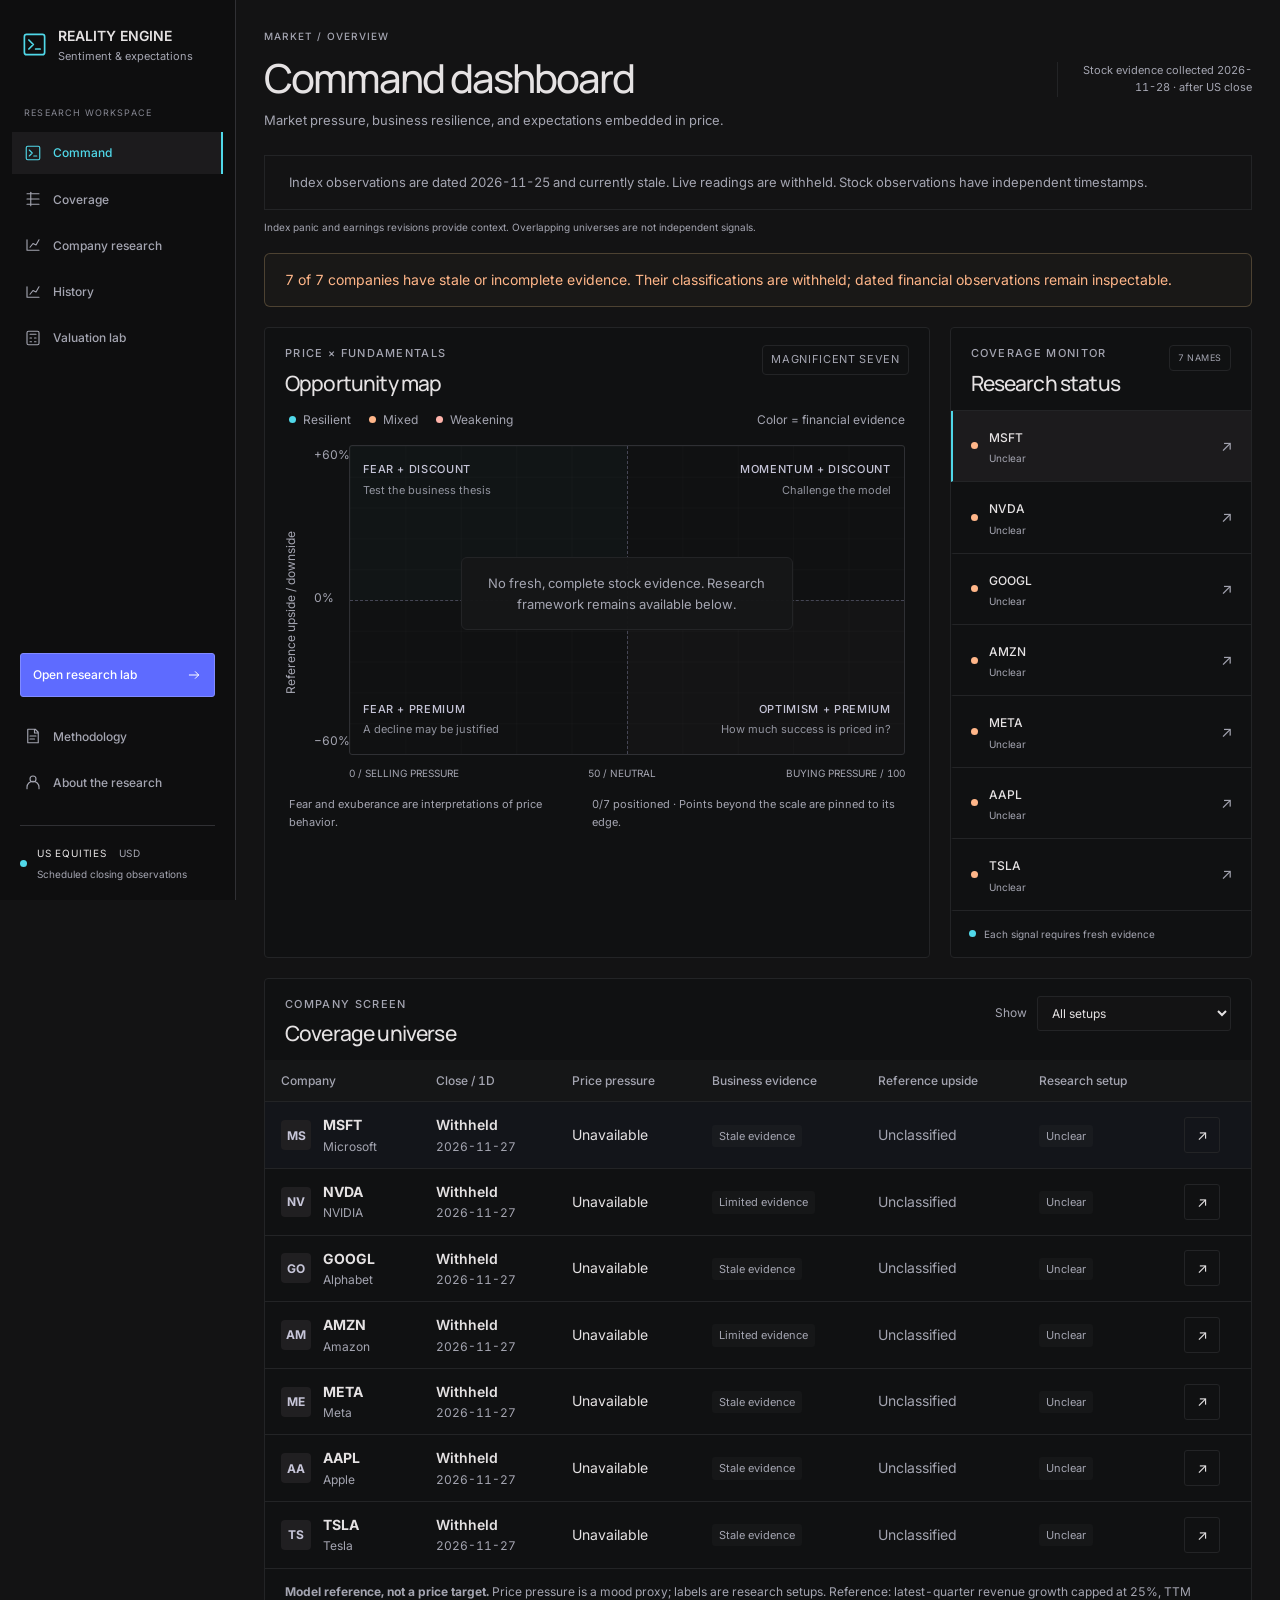
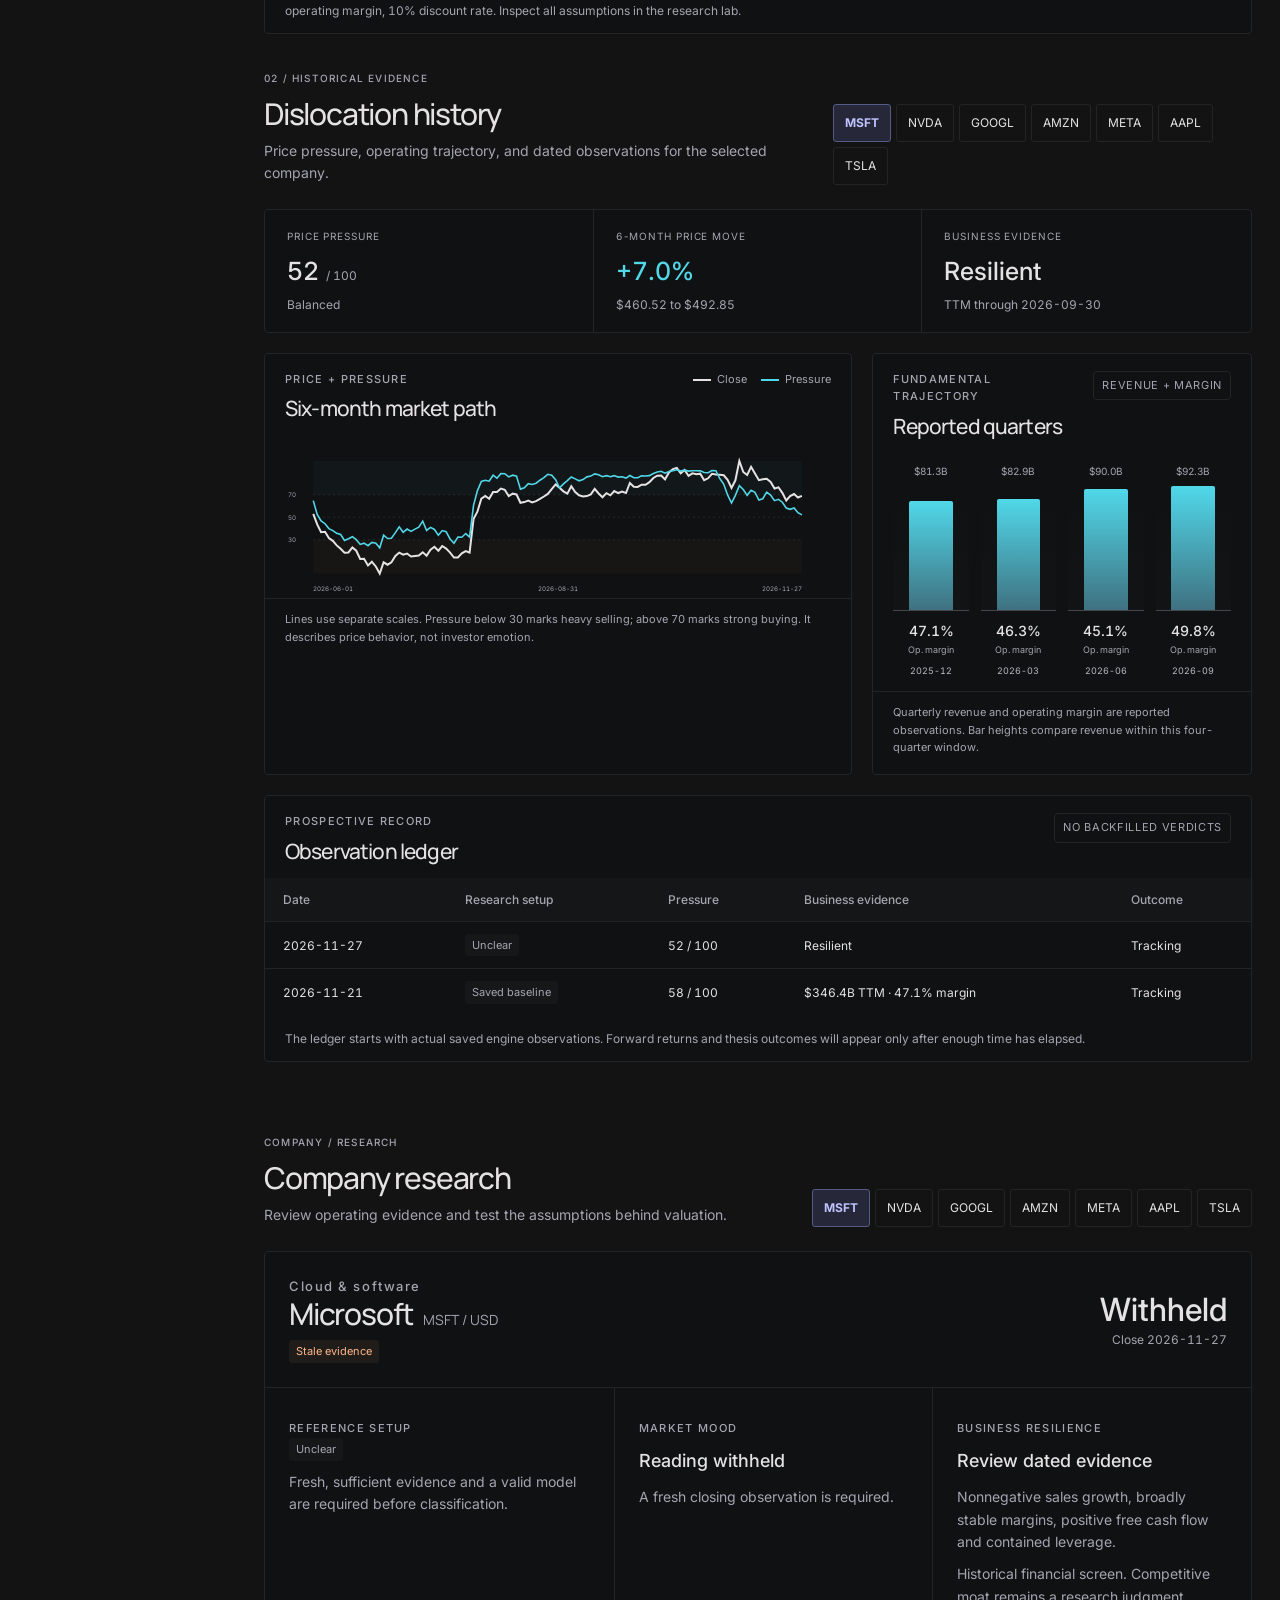
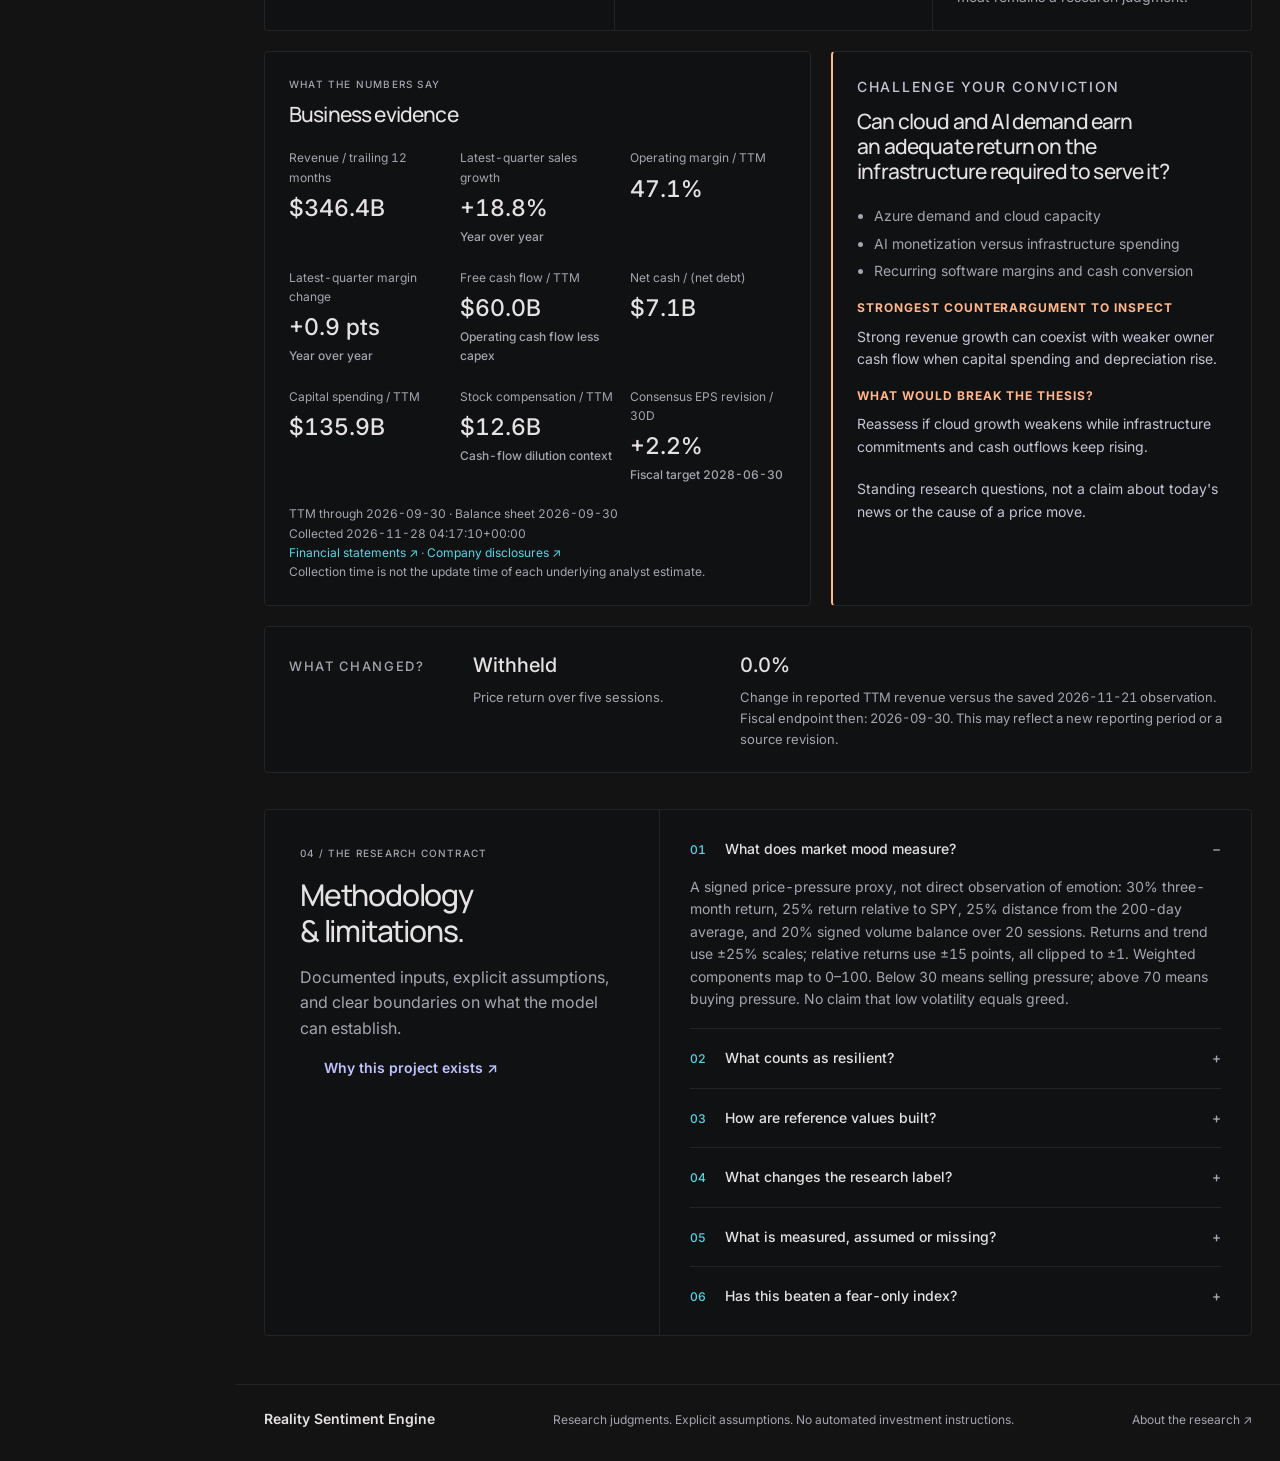
<file: index.html>
<!doctype html>
<html lang="en"><head>
<meta charset="utf-8"><meta name="viewport" content="width=device-width, initial-scale=1">
<meta name="description" content="Compare market pressure, business resilience and priced expectations. Transparent research for investing through uncertainty."><meta name="theme-color" content="#131314">
<title>Reality Sentiment Engine | Expectations Dashboard</title>
<link rel="icon" href="assets/favicon.svg" type="image/svg+xml"><link rel="preconnect" href="https://fonts.googleapis.com"><link rel="preconnect" href="https://fonts.gstatic.com" crossorigin><link href="https://fonts.googleapis.com/css2?family=Inter:wght@400;500;600&amp;family=Manrope:wght@400;500;600;700&amp;display=swap" rel="stylesheet"><link rel="stylesheet" href="styles.css"><script src="model.js" defer></script><script src="app.js" defer></script>
</head><body>
<a class="skip" href="#main">Skip to dashboard</a>
<header class="site-header">
  <a class="brand" href="./"><span class="brand-mark" aria-hidden="true"><svg viewBox="0 0 24 24" aria-hidden="true" fill="none" stroke="currentColor" stroke-width="1.5" stroke-linecap="round" stroke-linejoin="round"><rect x="3" y="3" width="18" height="18" rx="2"/><path d="m7 8 4 4-4 4m6 0h4"/></svg></span><span>REALITY ENGINE<span class="brand-sub">Sentiment &amp; expectations</span></span></a>
  <div class="workspace-label">RESEARCH WORKSPACE</div>
  <nav aria-label="Main navigation"><a href="#overview" class="active" aria-current="location"><svg viewBox="0 0 24 24" aria-hidden="true" fill="none" stroke="currentColor" stroke-width="1.5" stroke-linecap="round" stroke-linejoin="round"><rect x="3" y="3" width="18" height="18" rx="2"/><path d="m7 8 4 4-4 4m6 0h4"/></svg><span>Command</span></a><a href="#watchlist"><svg viewBox="0 0 24 24" aria-hidden="true" fill="none" stroke="currentColor" stroke-width="1.5" stroke-linecap="round" stroke-linejoin="round"><path d="M4 5h16M4 12h16M4 19h16"/><path d="M9 3v18"/></svg><span>Coverage</span></a><a href="#research"><svg viewBox="0 0 24 24" aria-hidden="true" fill="none" stroke="currentColor" stroke-width="1.5" stroke-linecap="round" stroke-linejoin="round"><path d="M4 19V5m0 14h16M8 15l4-5 4 2 4-7"/></svg><span>Company research</span></a><a href="#history"><svg viewBox="0 0 24 24" aria-hidden="true" fill="none" stroke="currentColor" stroke-width="1.5" stroke-linecap="round" stroke-linejoin="round"><path d="M4 19V5m0 14h16M8 15l4-5 4 2 4-7"/></svg><span>History</span></a><a href="#lab"><svg viewBox="0 0 24 24" aria-hidden="true" fill="none" stroke="currentColor" stroke-width="1.5" stroke-linecap="round" stroke-linejoin="round"><rect x="4" y="3" width="16" height="18" rx="2"/><path d="M8 7h8M8 12h2m4 0h2M8 17h2m4 0h2"/></svg><span>Valuation lab</span></a></nav>
  <div class="sidebar-bottom"><a class="primary-link" href="#research">Open research lab <svg viewBox="0 0 24 24" aria-hidden="true" fill="none" stroke="currentColor" stroke-width="1.5" stroke-linecap="round" stroke-linejoin="round"><path d="M5 12h14m-5-5 5 5-5 5"/></svg></a>
    <nav aria-label="Resources"><a href="#methodology"><svg viewBox="0 0 24 24" aria-hidden="true" fill="none" stroke="currentColor" stroke-width="1.5" stroke-linecap="round" stroke-linejoin="round"><path d="M5 3h10l4 4v14H5zM14 3v5h5M8 12h8M8 16h6"/></svg><span>Methodology</span></a><a href="about.html"><svg viewBox="0 0 24 24" aria-hidden="true" fill="none" stroke="currentColor" stroke-width="1.5" stroke-linecap="round" stroke-linejoin="round"><circle cx="12" cy="8" r="4"/><path d="M4 21v-2a8 8 0 0 1 16 0v2"/></svg><span>About the research</span></a></nav>
    <div class="edition"><span class="dot cyan"></span><span>US EQUITIES <b>USD</b><small>Scheduled closing observations</small></span></div>
  </div>
</header>
<main id="main">
<section id="overview"><div class="page-heading"><div><p class="eyebrow">MARKET / OVERVIEW</p><h1>Command dashboard</h1><p>Market pressure, business resilience, and expectations embedded in price.</p></div><div class="publication"><span id="publication">Scheduled closing observations</span></div></div>
<section class="context-strip" aria-label="Market context"><div id="market-context"><p class="context-empty">Loading published index observations.</p></div><p class="context-note">Index panic and earnings revisions provide context. Overlapping universes are not independent signals.</p></section>
<div id="load-status" role="status"></div>
<div class="overview-grid"><section class="panel map-panel" aria-labelledby="map-title"><div class="panel-heading"><div><p class="eyebrow">PRICE × FUNDAMENTALS</p><h2 id="map-title">Opportunity map</h2></div><span class="tag">MAGNIFICENT SEVEN</span></div><div class="map-legend"><span><i class="dot green"></i>Resilient</span><span><i class="dot amber"></i>Mixed</span><span><i class="dot red"></i>Weakening</span><span class="legend-note">Color = financial evidence</span></div>
<div class="map-layout"><div class="vertical-axis">Reference upside / downside</div><div class="map-inner"><div class="map-y-ticks" aria-hidden="true"><span>+60%</span><span>0%</span><span>−60%</span></div><div class="opportunity-map" role="group" aria-label="Stocks by price pressure and reference valuation. Select a stock to open its research."><div class="map-zone zone-tl"><strong>FEAR + DISCOUNT</strong><span>Test the business thesis</span></div><div class="map-zone zone-tr"><strong>MOMENTUM + DISCOUNT</strong><span>Challenge the model</span></div><div class="map-zone zone-bl"><strong>FEAR + PREMIUM</strong><span>A decline may be justified</span></div><div class="map-zone zone-br"><strong>OPTIMISM + PREMIUM</strong><span>How much success is priced in?</span></div><div class="map-crosshair horizontal"></div><div class="map-crosshair vertical"></div><div id="map-points"></div></div><div class="map-x-labels"><span>0 / SELLING PRESSURE</span><span>50 / NEUTRAL</span><span>BUYING PRESSURE / 100</span></div></div></div><div class="map-foot"><span>Fear and exuberance are interpretations of price behavior.</span><span id="map-coverage">Fresh evidence required to place a stock.</span></div></section>
<aside class="signal-panel panel" aria-labelledby="signal-title"><div class="panel-heading"><div><p class="eyebrow">COVERAGE MONITOR</p><h2 id="signal-title">Research status</h2></div><span class="tag">7 NAMES</span></div><div id="signal-status"><p class="context-empty">Checking company evidence.</p></div><div class="signal-footer"><span class="dot cyan"></span>Each signal requires fresh evidence</div></aside></div>
<section id="watchlist" class="panel watchlist-panel" aria-labelledby="watchlist-title"><div class="panel-heading"><div><p class="eyebrow">COMPANY SCREEN</p><h2 id="watchlist-title">Coverage universe</h2></div><label class="filter-label">Show<select id="state-filter"><option value="all">All setups</option><option value="discount">Reference discounts</option><option value="premium">Demanding valuations</option><option value="unclear">Limited / stale evidence</option></select></label></div><div class="table-scroll"><table class="watchlist"><thead><tr><th scope="col">Company</th><th scope="col">Close / 1D</th><th scope="col">Price pressure</th><th scope="col">Business evidence</th><th scope="col">Reference upside</th><th scope="col">Research setup</th><th scope="col"><span class="sr-only">Open research</span></th></tr></thead><tbody id="watchlist-body"></tbody></table></div><p class="table-note"><strong>Model reference, not a price target.</strong> Price pressure is a mood proxy; labels are research setups. Reference: latest-quarter revenue growth capped at 25%, TTM operating margin, 10% discount rate. Inspect all assumptions in the research lab.</p></section></section>
<section id="history" class="history-section" aria-labelledby="history-title"><div class="section-heading"><div><p class="eyebrow">02 / HISTORICAL EVIDENCE</p><h2 id="history-title">Dislocation history</h2><p>Price pressure, operating trajectory, and dated observations for the selected company.</p></div><div id="history-tabs" class="stock-tabs" role="group" aria-label="Choose a company for historical evidence"></div></div><div id="history-content" aria-live="polite"></div></section>
<section id="research" class="research-section" aria-labelledby="research-title"><div class="section-heading"><div><p class="eyebrow">COMPANY / RESEARCH</p><h2 id="research-title">Company research</h2><p>Review operating evidence and test the assumptions behind valuation.</p></div><div id="stock-tabs" class="stock-tabs" role="group" aria-label="Choose a company"></div></div><div id="stock-detail" aria-live="polite"></div><div id="lab" class="lab-grid" hidden>
<section class="panel assumptions-panel" aria-labelledby="assumptions-title"><div class="panel-heading"><div><p class="eyebrow">YOUR ASSUMPTIONS</p><h3 id="assumptions-title">Scenario assumptions</h3></div><button class="quiet-button" id="reset-model">Reset</button></div><p class="small muted">Local exploration only. Controls do not alter published watchlist assumptions or your other devices.</p><div id="assumption-controls"></div><p class="input-note">Growth applies for five years. Operating margin transitions from today's level to your year-five assumption.</p></section>
<section class="panel valuation-panel" aria-labelledby="valuation-title"><div class="panel-heading"><div><p class="eyebrow">PRICED EXPECTATIONS</p><h3 id="valuation-title">Valuation sensitivity</h3></div><span class="tag" id="model-status">REFERENCE SCENARIO</span></div><div id="valuation-output" aria-live="polite"></div><details class="math-details"><summary>Inspect the cash-flow model</summary><div id="cashflow-table" class="table-scroll"></div><p>FCFF = revenue × operating margin × (1 − tax) − net reinvestment. Net reinvestment = positive revenue change ÷ sales-to-capital. Terminal cash flow uses terminal growth and year-five margin. Equity value = discounted FCFF + cash − debt, floored at zero.</p><p>Five-year model; no separate option value, acquisitions or future share issuance. Stock compensation remains an expense in operating profit. Cash and reported debt are simplified proxies. Terminal assumptions can dominate the result.</p></details></section></div></section>
<section id="methodology" class="methodology panel" aria-labelledby="method-title"><div class="method-intro"><p class="eyebrow">04 / THE RESEARCH CONTRACT</p><h2 id="method-title">Methodology<br>&amp; limitations.</h2><p>Documented inputs, explicit assumptions, and clear boundaries on what the model can establish.</p><a class="text-link" href="about.html">Why this project exists ↗</a></div><div class="method-details">
<details open><summary><span>01</span> What does market mood measure?</summary><p>A signed price-pressure proxy, not direct observation of emotion: 30% three-month return, 25% return relative to SPY, 25% distance from the 200-day average, and 20% signed volume balance over 20 sessions. Returns and trend use ±25% scales; relative returns use ±15 points, all clipped to ±1. Weighted components map to 0–100. Below 30 means selling pressure; above 70 means buying pressure. No claim that low volatility equals greed.</p></details>
<details><summary><span>02</span> What counts as resilient?</summary><p>Nonnegative latest-quarter year-over-year revenue growth, margin compression no worse than one percentage point, positive trailing free cash flow, and net debt no greater than three times operating cash flow. Sales contraction beyond 5%, margin compression beyond 3 points, nonpositive operating profit or net debt beyond four times positive operating cash flow flags weakness. Otherwise, mixed. These are unvalidated screening rules, not a moat rating. EPS revisions remain separate expectations evidence.</p></details>
<details><summary><span>03</span> How are reference values built?</summary><p>Defaults are mechanical starting assumptions: latest-quarter revenue growth clipped to 0–25%, TTM operating margin clipped to 1–65% (both rounded to half points), 10% discount rate, 3% terminal growth, 21% tax and a 2× sales-to-capital ratio. They are not independent forecasts or analyst-approved fair values. Bear: growth −5 points, margin −3 points, discount rate +2 points. Bull: growth +5 points, margin +3 points, discount rate −1 point, subject to control limits. Scenarios are not confidence intervals.</p></details>
<details><summary><span>04</span> What changes the research label?</summary><p>A discount requires price at least 20% below reference value. A premium requires price more than 15% above reference value. Fear discount candidates also require mood ≤30 and resilient financial evidence. Optimism priced in requires mood ≥70 and a premium. Other discounts, premiums, neutral and unclear states remain visible. Model value relative to price is not proof of mispricing.</p></details>
<details><summary><span>05</span> What is measured, assumed or missing?</summary><p>Prices and financial statements are sourced through Yahoo Finance. Fiscal periods, retrieval times, raw quarter values and estimate target dates are retained. Retrieved-today does not mean every estimate was updated today. No invented news or causal claim explains a selloff. Company questions are research prompts. Stale or incomplete evidence blocks classification. Weekday freshness is conservative around holidays.</p></details>
<details><summary><span>06</span> Has this beaten a fear-only index?</summary><p>No. This methodology starts prospectively with its first stock observation. Daily underlying observations are archived for later evaluation. Earlier index episodes and proxy backtests test different methodologies and cannot validate this stock framework. Evaluate all qualifying setups against fear alone and simple accumulation policies, including failures and missed opportunities.</p></details></div></section>
</main><footer><a class="brand" href="./">Reality Sentiment Engine</a><p>Research judgments. Explicit assumptions. No automated investment instructions.</p><a href="about.html">About the research ↗</a></footer><noscript><p class="noscript">Enable JavaScript for stock selection and valuation calculations. Methodology and About remain readable.</p></noscript></body></html>
</file>
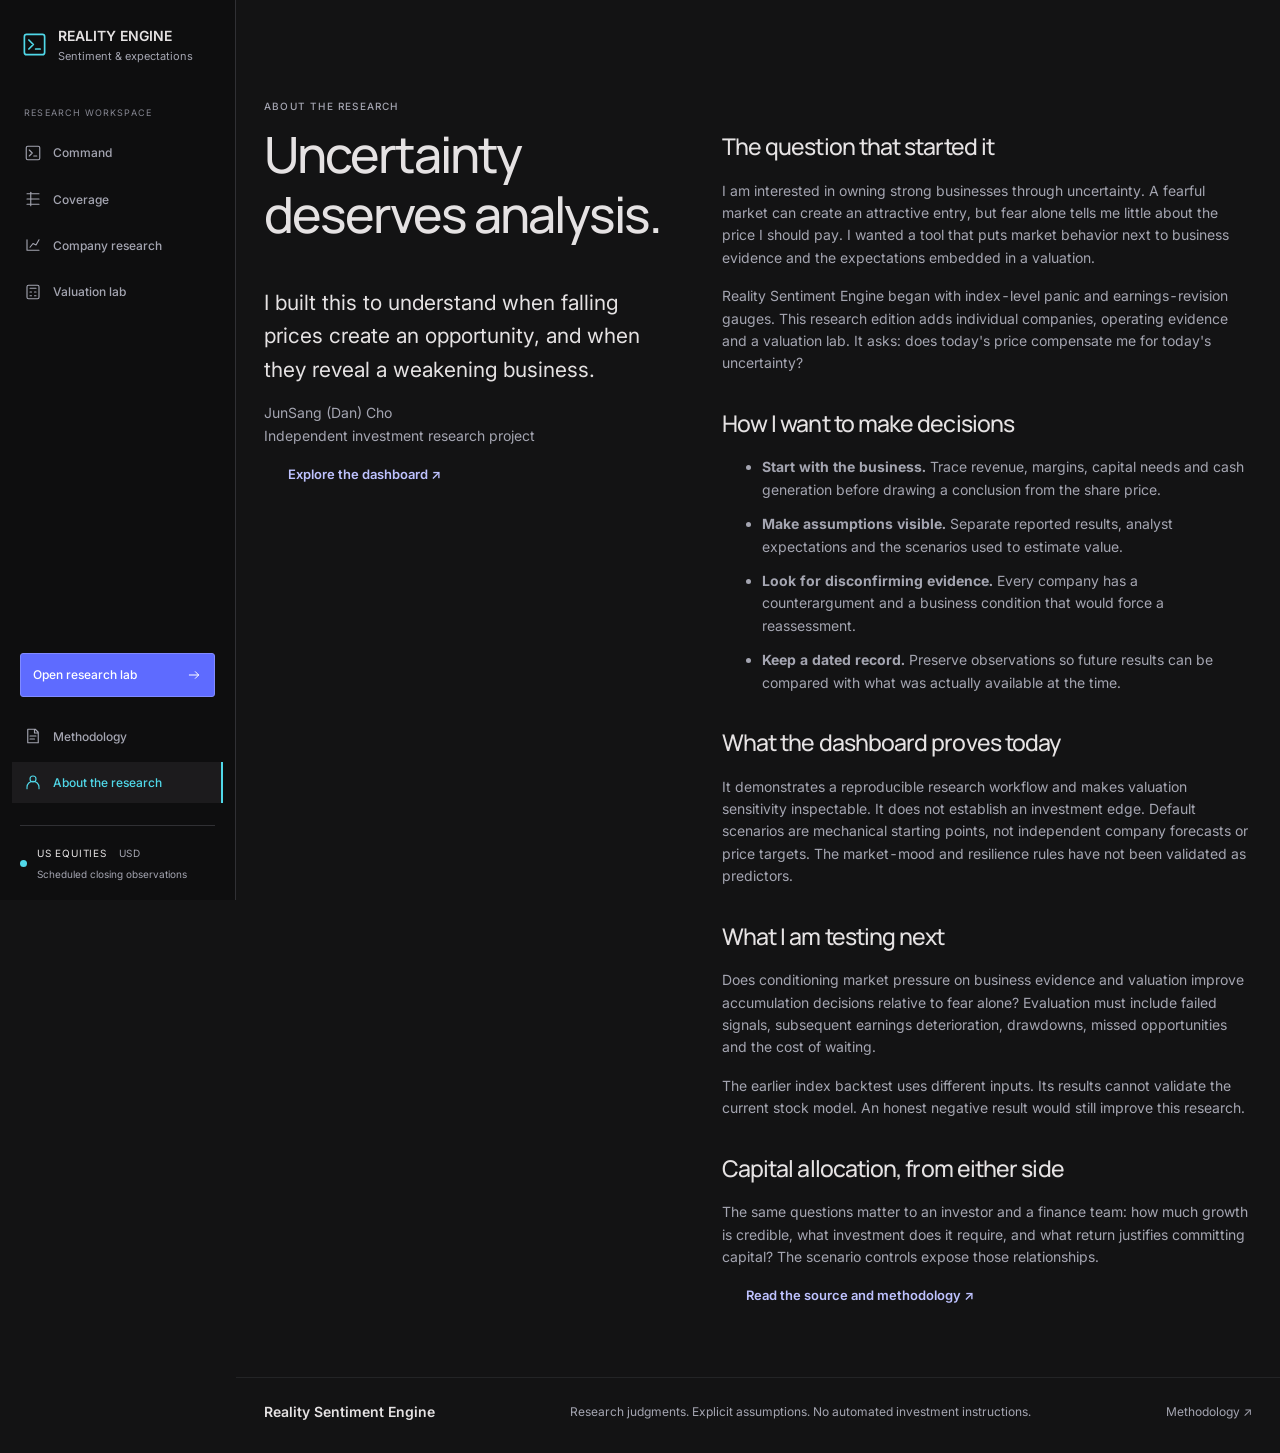
<file: about.html>
<!doctype html>
<html lang="en"><head><meta charset="utf-8"><meta name="viewport" content="width=device-width, initial-scale=1"><meta name="theme-color" content="#131314"><meta name="description" content="Why JunSang (Dan) Cho built Reality Sentiment Engine, and how the project tests investing through uncertainty."><title>About the Research | Reality Sentiment Engine</title><link rel="icon" href="assets/favicon.svg" type="image/svg+xml"><link rel="preconnect" href="https://fonts.googleapis.com"><link rel="preconnect" href="https://fonts.gstatic.com" crossorigin><link href="https://fonts.googleapis.com/css2?family=Inter:wght@400;500;600&amp;family=Manrope:wght@400;500;600;700&amp;display=swap" rel="stylesheet"><link rel="stylesheet" href="styles.css"></head><body>
<a class="skip" href="#main">Skip to content</a><header class="site-header">
  <a class="brand" href="./"><span class="brand-mark" aria-hidden="true"><svg viewBox="0 0 24 24" aria-hidden="true" fill="none" stroke="currentColor" stroke-width="1.5" stroke-linecap="round" stroke-linejoin="round"><rect x="3" y="3" width="18" height="18" rx="2"/><path d="m7 8 4 4-4 4m6 0h4"/></svg></span><span>REALITY ENGINE<span class="brand-sub">Sentiment &amp; expectations</span></span></a>
  <div class="workspace-label">RESEARCH WORKSPACE</div>
  <nav aria-label="Main navigation"><a href="./#overview"><svg viewBox="0 0 24 24" aria-hidden="true" fill="none" stroke="currentColor" stroke-width="1.5" stroke-linecap="round" stroke-linejoin="round"><rect x="3" y="3" width="18" height="18" rx="2"/><path d="m7 8 4 4-4 4m6 0h4"/></svg><span>Command</span></a><a href="./#watchlist"><svg viewBox="0 0 24 24" aria-hidden="true" fill="none" stroke="currentColor" stroke-width="1.5" stroke-linecap="round" stroke-linejoin="round"><path d="M4 5h16M4 12h16M4 19h16"/><path d="M9 3v18"/></svg><span>Coverage</span></a><a href="./#research"><svg viewBox="0 0 24 24" aria-hidden="true" fill="none" stroke="currentColor" stroke-width="1.5" stroke-linecap="round" stroke-linejoin="round"><path d="M4 19V5m0 14h16M8 15l4-5 4 2 4-7"/></svg><span>Company research</span></a><a href="./#lab"><svg viewBox="0 0 24 24" aria-hidden="true" fill="none" stroke="currentColor" stroke-width="1.5" stroke-linecap="round" stroke-linejoin="round"><rect x="4" y="3" width="16" height="18" rx="2"/><path d="M8 7h8M8 12h2m4 0h2M8 17h2m4 0h2"/></svg><span>Valuation lab</span></a></nav>
  <div class="sidebar-bottom"><a class="primary-link" href="./#research">Open research lab <svg viewBox="0 0 24 24" aria-hidden="true" fill="none" stroke="currentColor" stroke-width="1.5" stroke-linecap="round" stroke-linejoin="round"><path d="M5 12h14m-5-5 5 5-5 5"/></svg></a>
    <nav aria-label="Resources"><a href="./#methodology"><svg viewBox="0 0 24 24" aria-hidden="true" fill="none" stroke="currentColor" stroke-width="1.5" stroke-linecap="round" stroke-linejoin="round"><path d="M5 3h10l4 4v14H5zM14 3v5h5M8 12h8M8 16h6"/></svg><span>Methodology</span></a><a href="about.html" class="active" aria-current="page"><svg viewBox="0 0 24 24" aria-hidden="true" fill="none" stroke="currentColor" stroke-width="1.5" stroke-linecap="round" stroke-linejoin="round"><circle cx="12" cy="8" r="4"/><path d="M4 21v-2a8 8 0 0 1 16 0v2"/></svg><span>About the research</span></a></nav>
    <div class="edition"><span class="dot cyan"></span><span>US EQUITIES <b>USD</b><small>Scheduled closing observations</small></span></div>
  </div>
</header>
<main id="main"><article class="about-layout"><div><p class="eyebrow">ABOUT THE RESEARCH</p><h1>Uncertainty deserves analysis.</h1><p class="about-lead">I built this to understand when falling prices create an opportunity, and when they reveal a weakening business.</p><p>JunSang (Dan) Cho<br>Independent investment research project</p><a class="text-link" href="./">Explore the dashboard ↗</a></div><div><h2>The question that started it</h2><p>I am interested in owning strong businesses through uncertainty. A fearful market can create an attractive entry, but fear alone tells me little about the price I should pay. I wanted a tool that puts market behavior next to business evidence and the expectations embedded in a valuation.</p><p>Reality Sentiment Engine began with index-level panic and earnings-revision gauges. This research edition adds individual companies, operating evidence and a valuation lab. It asks: does today's price compensate me for today's uncertainty?</p><h2>How I want to make decisions</h2><ul><li><strong>Start with the business.</strong> Trace revenue, margins, capital needs and cash generation before drawing a conclusion from the share price.</li><li><strong>Make assumptions visible.</strong> Separate reported results, analyst expectations and the scenarios used to estimate value.</li><li><strong>Look for disconfirming evidence.</strong> Every company has a counterargument and a business condition that would force a reassessment.</li><li><strong>Keep a dated record.</strong> Preserve observations so future results can be compared with what was actually available at the time.</li></ul><h2>What the dashboard proves today</h2><p>It demonstrates a reproducible research workflow and makes valuation sensitivity inspectable. It does not establish an investment edge. Default scenarios are mechanical starting points, not independent company forecasts or price targets. The market-mood and resilience rules have not been validated as predictors.</p><h2>What I am testing next</h2><p>Does conditioning market pressure on business evidence and valuation improve accumulation decisions relative to fear alone? Evaluation must include failed signals, subsequent earnings deterioration, drawdowns, missed opportunities and the cost of waiting.</p><p>The earlier index backtest uses different inputs. Its results cannot validate the current stock model. An honest negative result would still improve this research.</p><h2>Capital allocation, from either side</h2><p>The same questions matter to an investor and a finance team: how much growth is credible, what investment does it require, and what return justifies committing capital? The scenario controls expose those relationships.</p><a class="text-link" href="https://github.com/jsmc0818/reality-sentiment-engine" target="_blank" rel="noopener noreferrer">Read the source and methodology ↗</a></div></article></main><footer><a class="brand" href="./">Reality Sentiment Engine</a><p>Research judgments. Explicit assumptions. No automated investment instructions.</p><a href="./#methodology">Methodology ↗</a></footer></body></html>
</file>
<file: styles.css>
/* Adapted from the selected Romer Command Dashboard in Google Stitch.
   Native CSS keeps the static research site dependency-free. See DESIGN.md. */
:root{color-scheme:dark;--bg:#131314;--surface:#101112;--line:#232426;--text:#e5e2e3;--muted:#a4a5b1;--green:#50d8e9;--cyan:#50d8e9;--amber:#ffb689;--red:#ffb4ab;--primary:#bec2ff;--accent:#7a85ff;--sidebar:236px;font-family:Inter,"Avenir Next",sans-serif;font-synthesis:none;font-variant-numeric:tabular-nums}
*{box-sizing:border-box}html{scroll-behavior:smooth;scroll-padding-top:24px}body{margin:0;background:var(--bg);color:var(--text);font-size:14px;line-height:1.6}button,input,select{font:inherit}button,a,select{touch-action:manipulation}button{cursor:pointer;color:var(--text)}a{color:inherit}a,button{transition:background .16s,color .16s,border-color .16s}button:focus-visible,a:focus-visible,input:focus-visible,select:focus-visible,summary:focus-visible{outline:2px solid var(--cyan);outline-offset:4px}button:active{transform:translateY(1px)}[hidden]{display:none!important}h1,h2,h3,p{margin-top:0}h1,h2,h3{font-family:Manrope,Inter,sans-serif;font-weight:500;line-height:1.2;letter-spacing:-.04em;text-wrap:balance}h2{font-size:25px}h3{font-size:23px}p{margin-bottom:16px}.muted{color:var(--muted)}.small{font-size:13px}.positive{color:var(--green)}.negative{color:var(--red)}.sr-only{position:absolute;width:1px;height:1px;overflow:hidden;clip:rect(0,0,0,0);white-space:nowrap}.skip{position:fixed;left:16px;top:-70px;padding:12px 20px;background:var(--cyan);color:var(--bg);z-index:100}.skip:focus{top:10px}
.site-header{position:fixed;inset:0 auto 0 0;width:var(--sidebar);display:flex;flex-direction:column;padding:26px 12px 18px;background:#0e0e0f;border-right:1px solid #303034;z-index:20;overflow-y:auto}.brand{display:flex;align-items:center;gap:10px;font-size:14px;font-weight:600;text-decoration:none;line-height:1.4;white-space:nowrap}.site-header>.brand{padding:0 8px;margin-bottom:42px}.brand-mark{display:flex;align-items:center;justify-content:center;width:28px;height:30px;color:var(--cyan)}.brand-mark svg{width:27px;height:27px}.brand-sub{display:block;font-size:11px;font-weight:400;color:var(--muted);margin-top:3px}.workspace-label{font-size:9px;letter-spacing:.13em;color:#868792;margin:0 12px 12px}.site-header nav{display:flex;flex-direction:column;gap:5px}.site-header nav a{display:flex;align-items:center;gap:11px;padding:11px 12px;color:var(--muted);text-decoration:none;font-size:12px;font-weight:500;border-right:2px solid transparent}.site-header nav svg{height:18px;width:18px;flex:none}.site-header nav a:hover{color:var(--text);background:#1c1b1d}.site-header nav a.active{background:#1c1b1d;color:var(--cyan);border-right-color:var(--cyan)}.sidebar-bottom{margin-top:auto;padding-top:35px}.primary-link{display:flex;align-items:center;justify-content:space-between;margin:0 8px 19px;padding:11px 12px;background:#5e6bff;color:#fff;text-decoration:none;border:1px solid #818bff;border-radius:3px;font-size:12px;font-weight:500}.primary-link:hover{background:#727dff}.primary-link svg{width:16px;height:16px}.edition{display:flex;align-items:center;gap:10px;margin:22px 8px 0;padding-top:19px;border-top:1px solid #303034;font-size:10px;letter-spacing:.08em;color:var(--text)}.edition b{color:var(--muted);margin-left:8px;font-weight:400}.edition small{display:block;margin-top:5px;font-size:10px;letter-spacing:0;color:var(--muted)}.cyan{background:var(--cyan)}main,footer{margin-left:var(--sidebar);padding-inline:28px;max-width:1880px}main{padding-top:28px}.page-heading{display:flex;justify-content:space-between;align-items:center;gap:24px;padding:0 0 24px}.page-heading h1{font-size:40px;letter-spacing:-.05em;margin:0 0 8px}.page-heading p:not(.eyebrow){color:var(--muted);margin:0;font-size:13px}.eyebrow{font-size:10px;font-weight:500;letter-spacing:.12em;color:var(--muted);margin:0 0 10px}.publication{font-size:11px;text-align:right;color:var(--muted);max-width:195px;padding-left:16px;border-left:1px solid var(--line)}
.context-strip{margin-bottom:18px}#market-context{display:grid;grid-template-columns:repeat(3,minmax(0,1fr));gap:20px}.context-reading{background:var(--surface);border:1px solid var(--line);border-radius:3px;padding:17px 20px;box-shadow:inset 0 1px 0 #ffffff12}.context-name{display:flex;justify-content:space-between;align-items:center;gap:8px;font-size:11px;font-weight:500;letter-spacing:.025em}.context-name>span{font-size:10px;color:var(--muted);font-weight:400;letter-spacing:0}.context-metrics{display:grid;grid-template-columns:1fr 1fr;gap:20px;margin-top:12px}.context-metrics>div+div{border-left:1px solid var(--line);padding-left:20px}.context-metrics strong{font-family:Manrope,Inter,sans-serif;font-size:30px;line-height:1.2;font-weight:500}.context-metrics small{display:block;font-size:10px;color:var(--muted);margin-top:5px}.context-note{font-size:10px;color:var(--muted);margin:9px 0 0}#market-context>.context-empty{grid-column:1/-1;border:1px solid var(--line);margin:0}
.signal-panel{display:flex;flex-direction:column}.signal-panel .panel-heading{border-bottom:1px solid var(--line)}.signal-panel .tag{font-size:9px}.signal-row{width:100%;display:flex;align-items:center;gap:11px;text-align:left;border:0;border-bottom:1px solid var(--line);border-left:2px solid transparent;background:transparent;padding:15px 18px}.signal-row:hover,.signal-row.selected{background:#1c1b1d}.signal-row.selected{border-left-color:var(--cyan)}.signal-row>span:nth-child(2){flex:1}.signal-row strong{font-size:12px;font-weight:500}.signal-row small{display:block;font-size:10px;color:var(--muted);margin-top:2px}.signal-row .signal-arrow{font-size:15px;color:var(--muted)}.signal-footer{padding:15px 18px;margin-top:auto;font-size:10px;color:var(--muted);display:flex;align-items:center;gap:8px}
.dot{width:7px;height:7px;border-radius:50%;display:inline-block;flex:none}.green{background:var(--green)}.amber{background:var(--amber)}.red{background:var(--red)}.disclosure{display:flex;gap:22px;align-items:center;border-top:1px solid var(--line);border-bottom:1px solid var(--line);padding:12px 0;margin-bottom:24px}.tiny-label{font-size:11px;font-weight:700;letter-spacing:.13em;white-space:nowrap;color:var(--amber)}.disclosure p{font-size:12px;line-height:1.7;margin:0;color:var(--muted)}.disclosure strong{font-weight:500;color:#d8e1df}.overview-grid{display:grid;grid-template-columns:minmax(0,2.2fr) minmax(245px,1fr);gap:20px}.panel{border:1px solid var(--line);background:var(--surface);border-radius:4px;overflow:hidden}.panel-heading{display:flex;align-items:flex-start;justify-content:space-between;gap:18px;padding:17px 20px 14px}.panel-heading .eyebrow{margin-bottom:8px;font-size:11px}.panel-heading h2{font-size:21px;margin:0}.panel-heading h3{margin:0}.tag{font-size:11px;letter-spacing:.06em;border:1px solid var(--line);padding:5px 8px;border-radius:4px;color:var(--muted);white-space:nowrap}.map-legend{display:flex;gap:18px;font-size:12px;color:var(--muted);padding:0 24px 16px;align-items:center}.map-legend span{display:flex;align-items:center;gap:7px}.legend-note{margin-left:auto}.map-layout{display:flex;padding:0 24px 0 16px;gap:14px}.vertical-axis{writing-mode:vertical-rl;transform:rotate(180deg);font-size:12px;color:var(--muted);text-align:center;flex:none}.map-inner{flex:1;min-width:0;position:relative;padding-left:35px}.map-y-ticks{position:absolute;left:0;top:0;bottom:31px;display:flex;flex-direction:column;justify-content:space-between;font-size:12px;color:var(--muted)}.opportunity-map{position:relative;height:310px;isolation:isolate;border:1px solid #2f3034;border-radius:3px;background-image:linear-gradient(#ffffff04 1px,transparent 1px),linear-gradient(90deg,#ffffff04 1px,transparent 1px);background-size:10% 10%}.map-crosshair{position:absolute;pointer-events:none}.horizontal{top:50%;left:0;right:0;border-top:1px dashed #454655}.vertical{left:50%;top:0;bottom:0;border-left:1px dashed #454655}.map-zone{position:absolute;width:50%;height:50%;padding:15px 13px;pointer-events:none;z-index:-1;display:flex;flex-direction:column}.map-zone strong{font-size:11px;letter-spacing:.06em;color:#c6c5d8;font-weight:500}.map-zone span{font-size:11px;color:#92949f;margin-top:3px}.zone-tl{left:0;top:0;background:#50d8e904}.zone-tr{right:0;top:0;text-align:right}.zone-bl{left:0;bottom:0;justify-content:flex-end}.zone-br{right:0;bottom:0;text-align:right;justify-content:flex-end;background:#ffb4ab04}.map-point{position:absolute;display:flex;gap:6px;align-items:center;border:0;background:#101112eb;border-radius:20px;padding:4px 8px 4px 5px;transform:translate(-50%,-50%);font-size:12px;font-weight:700;z-index:2;white-space:nowrap;min-height:30px}.map-point:hover,.map-point.selected{background:#242537;outline:1px solid var(--green);z-index:3}.map-point:active{transform:translate(-50%,-50%)}.map-point i{height:10px;width:10px;border-radius:50%;box-shadow:0 0 0 3px #ffffff08}.map-point.resilient i{background:var(--green)}.map-point.mixed i{background:var(--amber)}.map-point.weakening i{background:var(--red)}.map-point.unknown i{background:var(--muted)}.map-x-labels{display:flex;justify-content:space-between;font-size:10px;color:var(--muted);padding:10px 0 0;gap:6px}.map-foot{display:flex;justify-content:space-between;gap:18px;padding:15px 24px 18px;font-size:11px;color:var(--muted)}.text-link{padding:0 24px 20px;margin-top:auto;font-size:13px}.text-link{text-decoration:none;color:var(--primary);font-weight:600}.text-link:hover{color:var(--text)}.context-empty{padding:16px 24px;color:var(--muted);font-size:13px}
.watchlist-panel{margin-top:20px}.filter-label{display:flex;align-items:center;gap:10px;font-size:12px;color:var(--muted)}select{background:var(--bg);color:var(--text);border:1px solid var(--line);border-radius:3px;font-size:12px;padding:8px 28px 8px 10px}.table-scroll{overflow:auto}.watchlist{border-collapse:collapse;width:100%;white-space:nowrap}.watchlist th{text-align:left;font-size:12px;font-weight:500;color:var(--muted);padding:11px 16px;border-bottom:1px solid var(--line);background:#151617}.watchlist td{padding:12px 16px;border-bottom:1px solid #232426;font-size:14px}.watchlist tbody tr{cursor:pointer}.watchlist tbody tr:hover,.watchlist tbody tr.selected{background:#7a85ff09}.ticker-cell{display:flex;align-items:center;gap:12px}.ticker-icon{width:30px;height:30px;display:flex;align-items:center;justify-content:center;border-radius:4px;background:#201f21;color:#c6c5d8;font-size:12px;font-weight:700}.ticker-cell strong{display:block;font-size:14px}.ticker-cell small,.price-cell small{display:block;color:var(--muted);font-size:12px}.price-cell strong{display:block;font-weight:600}.price-cell .positive{color:var(--green)}.price-cell .negative{color:var(--red)}.mood-track{height:3px;width:90px;background:linear-gradient(90deg,var(--amber),#667775,var(--cyan));margin:6px 0 0;position:relative;border-radius:2px}.mood-track i{height:7px;width:3px;position:absolute;background:var(--text);top:-2px}.mood-number{display:flex;gap:7px;align-items:center;font-size:12px;color:var(--muted)}.mood-number strong{font-size:14px;font-weight:600;color:var(--text)}.badge{font-size:11px;padding:3px 7px;border-radius:3px;display:inline-flex;align-items:center;gap:6px;background:#ffffff06;color:var(--muted);line-height:1.5}.badge.green{background:#50d8e910;color:var(--green)}.badge.amber{background:#ffb68910;color:var(--amber)}.badge.red{background:#ffb4ab10;color:var(--red)}.row-open{border:1px solid var(--line);border-radius:3px;background:transparent;min-width:36px;min-height:36px}.row-open:hover{border-color:var(--green);color:var(--green)}.table-note{font-size:12px;color:var(--muted);padding:13px 20px;margin:0}.section-heading{display:flex;justify-content:space-between;gap:24px;align-items:end;margin-bottom:24px}.section-heading h2{font-size:30px;margin-bottom:8px}.section-heading p:not(.eyebrow){color:var(--muted);font-size:14px;margin:0}.research-section{padding:36px 0}.stock-tabs{display:flex;flex-wrap:wrap;gap:5px}.stock-tabs button{font-size:12px;min-height:38px;border:1px solid var(--line);background:transparent;border-radius:3px;padding:8px 11px}.stock-tabs button[aria-pressed=true]{background:#262739;color:var(--primary);border-color:#565b86;font-weight:700}.stock-tabs button:hover{border-color:var(--green)}.company-head{display:flex;justify-content:space-between;gap:20px;align-items:center;padding:24px;background:var(--surface);border:1px solid var(--line);border-radius:4px 4px 0 0}.company-head h3{font-size:30px;margin:0 0 7px}.company-head h3 span{font-size:14px;color:var(--muted);letter-spacing:0;font-weight:400;margin-left:10px}.company-head p{margin:0;font-size:13px;color:var(--muted)}.company-quote{text-align:right}.company-quote strong{font-size:32px;font-weight:500;line-height:1.3}.company-quote small{display:block;font-size:12px;color:var(--muted)}.stock-summary{display:grid;grid-template-columns:1.1fr 1fr 1fr;border:1px solid var(--line);border-top:0;background:var(--surface);border-radius:0 0 4px 4px}.summary-cell{padding:22px 24px;border-right:1px solid var(--line)}.summary-cell:last-child{border:0}.summary-cell .eyebrow{font-size:11px}.summary-cell h4{margin:10px 0 8px;font-size:18px;font-weight:500}.summary-cell p{font-size:14px;color:var(--muted);margin:10px 0 0}.sparkline{width:100%;height:53px;margin-top:12px;display:block}.evidence-grid{display:grid;grid-template-columns:1.3fr 1fr;gap:20px;margin-top:20px}.evidence-card,.challenge-card{padding:24px}.evidence-card h3,.challenge-card h3{font-size:21px}.metric-grid{display:grid;grid-template-columns:repeat(3,1fr);gap:22px 15px}.metric-grid dt{font-size:12px;color:var(--muted)}.metric-grid dd{margin:3px 0 0;font-size:23px;font-weight:500}.metric-grid dd small{font-size:12px;color:var(--muted);display:block}.source-line{font-size:12px;color:var(--muted);margin:20px 0 0}.source-line a{color:var(--cyan);text-decoration:none}.challenge-card{border-left:2px solid var(--amber)}.challenge-card p{font-size:14px;color:#c6c5d8}.challenge-card h4{font-size:12px;text-transform:uppercase;letter-spacing:.08em;color:var(--amber);margin:16px 0 8px}.driver-list{margin:0;padding-left:17px;font-size:14px;color:var(--muted)}.driver-list li+li{margin-top:5px}.lab-grid{display:grid;grid-template-columns:300px minmax(0,1fr);gap:20px;margin-top:20px}.assumptions-panel>p{padding:0 24px}.assumptions-panel .panel-heading{align-items:center}.quiet-button{border:1px solid var(--line);padding:7px 10px;background:transparent;border-radius:3px;font-size:12px;min-height:34px}.quiet-button:hover{border-color:var(--green)}#assumption-controls{padding:0 24px}.control{margin:19px 0}.control label{display:flex;justify-content:space-between;gap:8px;font-size:13px}.control output{color:var(--primary);font-size:13px}.control input{display:block;width:100%;accent-color:var(--accent);margin:10px 0;min-height:25px;cursor:pointer}.bounds{display:flex;justify-content:space-between;color:var(--muted);font-size:11px}.input-note{font-size:12px;color:var(--muted);margin:20px 0}.valuation-panel .panel-heading{padding-bottom:21px}.valuation-main{display:grid;grid-template-columns:1.1fr 1fr;gap:28px;padding:0 26px 22px}.valuation-number{font-size:46px;font-weight:500;line-height:1.2;letter-spacing:-.045em}.valuation-caption{font-size:13px;color:var(--muted);margin:8px 0}.implied-box{border-left:1px solid var(--line);padding-left:24px}.implied-number{font-size:35px;line-height:1.3;color:var(--green);letter-spacing:-.03em}.implied-box p{font-size:13px;color:var(--muted);margin-top:8px}.range-chart{margin:0 26px 20px;padding:20px;background:#10111299;border:1px solid var(--line);border-radius:4px}.scenario-grid{display:grid;grid-template-columns:repeat(3,1fr);gap:10px}.scenario-grid>div:nth-child(2){text-align:center}.scenario-grid>div:nth-child(3){text-align:right}.scenario-grid small{display:block;font-size:11px;color:var(--muted);text-transform:uppercase;letter-spacing:.08em}.scenario-grid strong{font-size:22px;font-weight:500}.scenario-grid span{display:block;font-size:12px;color:var(--muted)}.range-line{height:5px;background:linear-gradient(90deg,#deb77b77,#b6dd84bb);border-radius:3px;margin:18px 0 10px;position:relative}.range-line i{position:absolute;top:-5px;width:3px;height:15px;background:var(--text)}.range-caption{font-size:12px;color:var(--muted);margin:0}.model-warning{font-size:13px;color:var(--amber);padding:0 26px;margin-bottom:18px}.comparison-table{border-collapse:collapse;width:100%;font-size:12px}.comparison-table td,.comparison-table th{text-align:right;padding:10px 12px;border-bottom:1px solid var(--line)}.comparison-table th:first-child,.comparison-table td:first-child{text-align:left}.comparison-table th{color:var(--muted);font-weight:500}.math-details{border-top:1px solid var(--line);padding:16px 26px}.math-details summary{font-size:14px;cursor:pointer;color:var(--muted)}.math-details p{font-size:13px;color:var(--muted);margin:16px 0 0}.math-details table{margin-top:14px}.methodology{display:grid;grid-template-columns:1fr 1.5fr;margin-bottom:48px}.method-intro{padding:35px;max-width:450px}.method-intro h2{font-size:30px;margin:16px 0}.method-intro p:not(.eyebrow){font-size:16px;color:var(--muted)}.method-intro .text-link{font-size:14px}.method-details{padding:10px 30px;border-left:1px solid var(--line)}.method-details details{border-bottom:1px solid var(--line);padding:18px 0}.method-details details:last-child{border-bottom:0}.method-details summary{font-size:14px;cursor:pointer;font-weight:500;list-style:none;padding-right:22px;position:relative}.method-details summary:after{content:"+";position:absolute;right:0;color:var(--muted)}.method-details details[open] summary:after{content:"−"}.method-details summary span{font-size:12px;margin-right:15px;color:var(--green)}.method-details p{font-size:14px;color:var(--muted);margin:16px 0 0;max-width:65ch}footer{display:flex;gap:24px;justify-content:space-between;align-items:center;padding-top:24px;padding-bottom:32px;border-top:1px solid var(--line)}footer .brand{font-size:14px}footer p,footer>a:last-child{font-size:12px;color:var(--muted);margin:0}footer>a:last-child{text-decoration:none}.error-note{padding:15px 20px;border:1px solid #deb77b44;background:#deb77b08;color:var(--amber);font-size:14px;border-radius:6px;margin:0 0 20px}.empty-state{padding:30px;text-align:center;color:var(--muted);font-size:14px}.map-empty{position:absolute;left:20%;right:20%;top:36%;padding:15px;background:#151617f5;font-size:13px;text-align:center;z-index:4;color:var(--muted);border:1px solid var(--line);border-radius:6px}.noscript{padding:30px;text-align:center}.about-layout{display:grid;grid-template-columns:1fr 1.3fr;gap:50px;padding:70px 0}.about-layout h1{font-size:50px;max-width:600px}.about-layout h2{font-size:23px;margin-top:35px}.about-layout p,.about-layout li{color:var(--muted);max-width:65ch}.about-layout .about-lead{color:var(--text);font-size:21px;line-height:1.6}.about-layout li+li{margin-top:12px}
.map-point{width:28px;height:28px;min-height:28px;padding:0;justify-content:center;border-radius:50%;background:#101112}.map-point span{position:absolute;transform:translateY(var(--label-offset));font-size:11px;background:#151617ed;border-radius:3px;padding:1px 4px;pointer-events:none}.change-panel{display:grid;grid-template-columns:160px 1fr 2fr;gap:24px;align-items:start;padding:22px 24px;margin-top:20px}.change-panel .eyebrow{margin-top:7px}.change-panel strong{font-size:20px;font-weight:500}.change-panel p{font-size:13px;color:var(--muted);margin:6px 0 0}

/* Dense data stays in bounded scroll areas; navigation becomes a horizontal rail. */
@media(min-width:1700px){.opportunity-map{height:360px}.context-metrics strong{font-size:34px}.watchlist td{padding-block:15px}}
@media(max-width:1250px){:root{--sidebar:204px}main,footer{padding-inline:20px}.site-header{padding-inline:8px}.brand{font-size:12px}.overview-grid{grid-template-columns:minmax(0,1.8fr) minmax(225px,1fr)}.map-zone span,.legend-note{display:none}.map-legend{gap:12px;padding-inline:18px}.map-layout{padding-right:18px;padding-left:10px;gap:8px}.map-foot{padding-inline:18px;display:block}.map-foot span{display:block}.panel-heading{padding-inline:18px}.map-panel .tag{font-size:9px}.page-heading h1{font-size:35px}.watchlist th,.watchlist td{padding-inline:13px}.ticker-icon{display:none}.watchlist td{font-size:12px}.mood-number{font-size:10px}.badge{font-size:10px}.context-reading{padding:15px}.context-metrics{gap:12px}.context-metrics>div+div{padding-left:12px}.metric-grid{grid-template-columns:repeat(2,1fr)}.lab-grid{grid-template-columns:270px minmax(0,1fr)}.valuation-main{gap:16px}.valuation-number{font-size:36px}.implied-number{font-size:29px}.section-heading{align-items:start}.stock-tabs{max-width:310px;justify-content:flex-end}.stock-tabs button{padding-inline:9px}.about-layout{gap:30px}.about-layout h1{font-size:40px}}
@media(max-width:1000px){.overview-grid{grid-template-columns:minmax(0,1fr)}.signal-panel{display:block}#signal-status{display:grid;grid-template-columns:repeat(2,minmax(0,1fr))}.signal-row:nth-child(odd){border-right:1px solid var(--line)}.signal-footer{margin:0}.evidence-grid,.lab-grid{grid-template-columns:1fr}.assumptions-panel #assumption-controls{display:grid;grid-template-columns:repeat(3,minmax(0,1fr));gap:0 20px}.stock-summary{grid-template-columns:1fr 1fr}.summary-cell:first-child{grid-column:1/-1;border-right:0;border-bottom:1px solid var(--line)}.methodology{grid-template-columns:1fr}.method-intro{max-width:none;padding:25px}.method-intro h2 br{display:none}.method-details{border-left:0;border-top:1px solid var(--line)}.section-heading{display:block}.stock-tabs{max-width:none;justify-content:flex-start;margin-top:18px}.about-layout{grid-template-columns:1fr;padding-top:15px}.context-name{display:block}.context-name>span{display:block;margin-top:3px}.change-panel{grid-template-columns:1fr 2fr}.change-panel>.eyebrow{grid-column:1/-1;margin:0}footer{flex-wrap:wrap}footer p{order:3;flex-basis:100%}}
@media(max-width:760px){:root{--sidebar:0px}.site-header{position:relative;width:100%;padding:17px 18px 0;border-right:0;border-bottom:1px solid #303034;overflow:visible}.site-header>.brand{margin:0 0 15px;padding:0}.brand{font-size:14px}.brand-mark{width:26px}.brand-sub{font-size:10px}.workspace-label,.sidebar-bottom{display:none}.site-header>nav{flex-direction:row;gap:4px;overflow-x:auto;margin:0 -4px}.site-header nav a{font-size:11px;white-space:nowrap;padding:10px 9px;border-right:0;border-bottom:2px solid transparent;gap:6px}.site-header nav a.active{border-bottom-color:var(--cyan)}.site-header nav svg{width:15px;height:15px}main{padding-top:22px}.page-heading h1{font-size:32px}.publication{font-size:10px;max-width:155px}.context-metrics strong{font-size:27px}.context-reading{padding:14px 12px}#market-context{gap:10px}.context-metrics{gap:8px}.context-metrics>div+div{padding-left:8px}.context-metrics small{font-size:9px}.page-heading p:not(.eyebrow){font-size:12px}.context-note{font-size:10px}.map-zone span{display:block}.map-panel .tag{display:none}.company-head h3{font-size:26px}.valuation-number{font-size:40px}.about-layout h1{font-size:38px}}
@media(max-width:480px){main,footer{padding-inline:14px}.site-header{padding-inline:14px}.site-header nav a{padding-inline:7px;font-size:10px}.site-header nav svg{width:14px;height:14px}.page-heading{display:block;padding-bottom:18px}.page-heading h1{font-size:31px}.publication{max-width:none;text-align:left;border:0;padding:0;margin-top:12px}.context-reading{padding:12px 9px}.context-name{font-size:10px}.context-name>span{font-size:9px}.context-metrics{gap:8px}.context-metrics strong{font-size:25px}.context-metrics>div+div{border:0;padding:0}.context-metrics small{font-size:9px;line-height:1.4}.context-note{line-height:1.5}.panel-heading{padding:16px 15px 13px;gap:10px}.panel-heading h2{font-size:19px}.map-legend{padding:0 15px 13px;gap:12px;font-size:11px}.map-layout{padding:0 12px 0 5px;gap:5px}.vertical-axis{font-size:10px}.map-inner{padding-left:28px}.opportunity-map{height:275px}.map-zone{padding:10px 8px}.map-zone strong{font-size:9px;letter-spacing:0}.map-zone span{display:none}.map-point span{font-size:10px}.map-x-labels{font-size:8px}.map-x-labels span:nth-child(2){display:none}.map-foot{padding:13px 15px;font-size:10px}.signal-row{padding:13px 12px;gap:8px}.signal-row small{font-size:9px}.signal-row .signal-arrow{display:none}.signal-footer{font-size:9px}.watchlist-panel .panel-heading{display:block}.filter-label{margin-top:12px}.table-note{padding:12px 15px;font-size:11px}.section-heading h2{font-size:27px}.section-heading p:not(.eyebrow){font-size:12px}.stock-tabs{gap:4px}.stock-tabs button{font-size:11px;padding:7px;min-height:36px}.company-head{padding:18px 15px;align-items:start}.company-head h3{font-size:24px}.company-head h3 span{display:block;margin:5px 0 0;font-size:12px}.company-quote strong{font-size:25px}.company-quote small{font-size:10px}.stock-summary{grid-template-columns:1fr}.summary-cell{padding:18px 15px;border-right:0!important;border-bottom:1px solid var(--line)}.summary-cell p{font-size:13px}.evidence-card,.challenge-card{padding:20px 15px}.metric-grid{gap:20px 12px}.metric-grid dd{font-size:22px}.metric-grid dt,.metric-grid dd small{font-size:11px}.change-panel{padding:18px 15px;gap:15px}.change-panel strong{font-size:18px}.change-panel p{font-size:12px}.assumptions-panel #assumption-controls{grid-template-columns:repeat(2,minmax(0,1fr));padding:0 15px;gap:0 18px}.assumptions-panel>p{padding-inline:15px}.control label,.control output{font-size:11px}.valuation-main{grid-template-columns:1fr;padding:0 15px 18px}.implied-box{border-left:0;border-top:1px solid var(--line);padding:17px 0 0}.valuation-panel .tag{font-size:8px}.range-chart{margin-inline:15px;padding:14px}.scenario-grid strong{font-size:20px}.scenario-grid span{font-size:10px}.model-warning{padding-inline:15px;font-size:12px}.math-details{padding:15px}.method-intro{padding:23px 18px}.method-details{padding:5px 18px}.method-details summary,.method-details p{font-size:13px}.about-layout h1{font-size:34px}footer{gap:16px}footer .brand{font-size:12px}}
@media(prefers-reduced-motion:reduce){html{scroll-behavior:auto}*,*:before,*:after{transition:none!important;animation:none!important}}

.history-section{padding:36px 0;scroll-margin-top:24px}.history-section .section-heading{align-items:end}.history-stats{display:grid;grid-template-columns:repeat(3,1fr);border:1px solid var(--line);border-radius:4px;background:var(--surface);margin-bottom:20px}.history-stats>div{padding:18px 22px;border-right:1px solid var(--line)}.history-stats>div:last-child{border:0}.history-stats span{display:block;color:var(--muted);font-size:10px;letter-spacing:.09em}.history-stats strong{display:block;margin-top:7px;font-size:25px;font-weight:500}.history-stats strong small{font-size:12px;color:var(--muted);font-weight:400}.history-stats p{margin:4px 0 0;color:var(--muted);font-size:12px}.history-grid{display:grid;grid-template-columns:minmax(0,1.55fr) minmax(300px,1fr);gap:20px}.history-grid h3,.episode-ledger h3{margin:0;font-size:21px}.history-chart svg{display:block;width:100%;height:auto;padding:0 12px}.chart-key{display:flex;gap:14px;font-size:11px;color:var(--muted)}.chart-key span{display:flex;align-items:center;gap:6px}.chart-key i{width:18px;border-top:2px solid var(--text)}.chart-key .pressure-key{border-color:var(--cyan)}.greed-zone{fill:#50d8e908}.fear-zone{fill:#ffb68908}.chart-grid line{stroke:#35363a;stroke-width:1;stroke-dasharray:3 5}.chart-labels{fill:var(--muted);font-size:10px}.price-line,.pressure-line{fill:none;stroke:var(--text);stroke-width:2;vector-effect:non-scaling-stroke}.pressure-line{stroke:var(--cyan);stroke-width:1.6}.chart-note{margin:0;padding:12px 20px 17px;color:var(--muted);font-size:11px;border-top:1px solid var(--line)}.quarter-bars{height:238px;display:grid;grid-template-columns:repeat(4,1fr);gap:12px;align-items:end;padding:10px 20px 17px}.quarter{text-align:center;min-width:0}.bar-value{font-size:10px;color:var(--muted);white-space:nowrap}.bar-shell{height:125px;display:flex;align-items:end;justify-content:center;margin:7px 0 9px;border-bottom:1px solid #45464b;background:linear-gradient(to top,#ffffff03,#ffffff00)}.bar-shell i{display:block;width:58%;min-height:4px;background:linear-gradient(180deg,var(--cyan),#3f7180);border-radius:2px 2px 0 0}.quarter strong{display:block;font-size:14px;font-weight:500}.quarter span,.quarter time{display:block;color:var(--muted);font-size:9px}.quarter time{margin-top:7px;color:#b9bac1}.episode-ledger{margin-top:20px}.episode-ledger table{width:100%;border-collapse:collapse;white-space:nowrap}.episode-ledger th,.episode-ledger td{text-align:left;padding:12px 18px;border-bottom:1px solid var(--line);font-size:12px}.episode-ledger th{color:var(--muted);font-weight:500;background:#151617}.episode-ledger tbody tr:last-child td{border-bottom:0}
@media(max-width:1000px){.history-grid{grid-template-columns:1fr}.history-chart svg{max-height:330px}.quarter-bars{height:220px}.history-stats>div{padding-inline:17px}}
@media(max-width:600px){.history-section{padding:28px 0}.history-stats{grid-template-columns:1fr}.history-stats>div{border-right:0;border-bottom:1px solid var(--line);padding:14px 15px}.history-stats strong{font-size:21px}.history-chart .panel-heading{display:block}.chart-key{margin-top:10px}.history-chart svg{padding:0 4px}.quarter-bars{gap:6px;padding-inline:12px}.bar-value{font-size:8px}.bar-shell i{width:70%}.episode-ledger th,.episode-ledger td{padding-inline:13px}}
</file>
